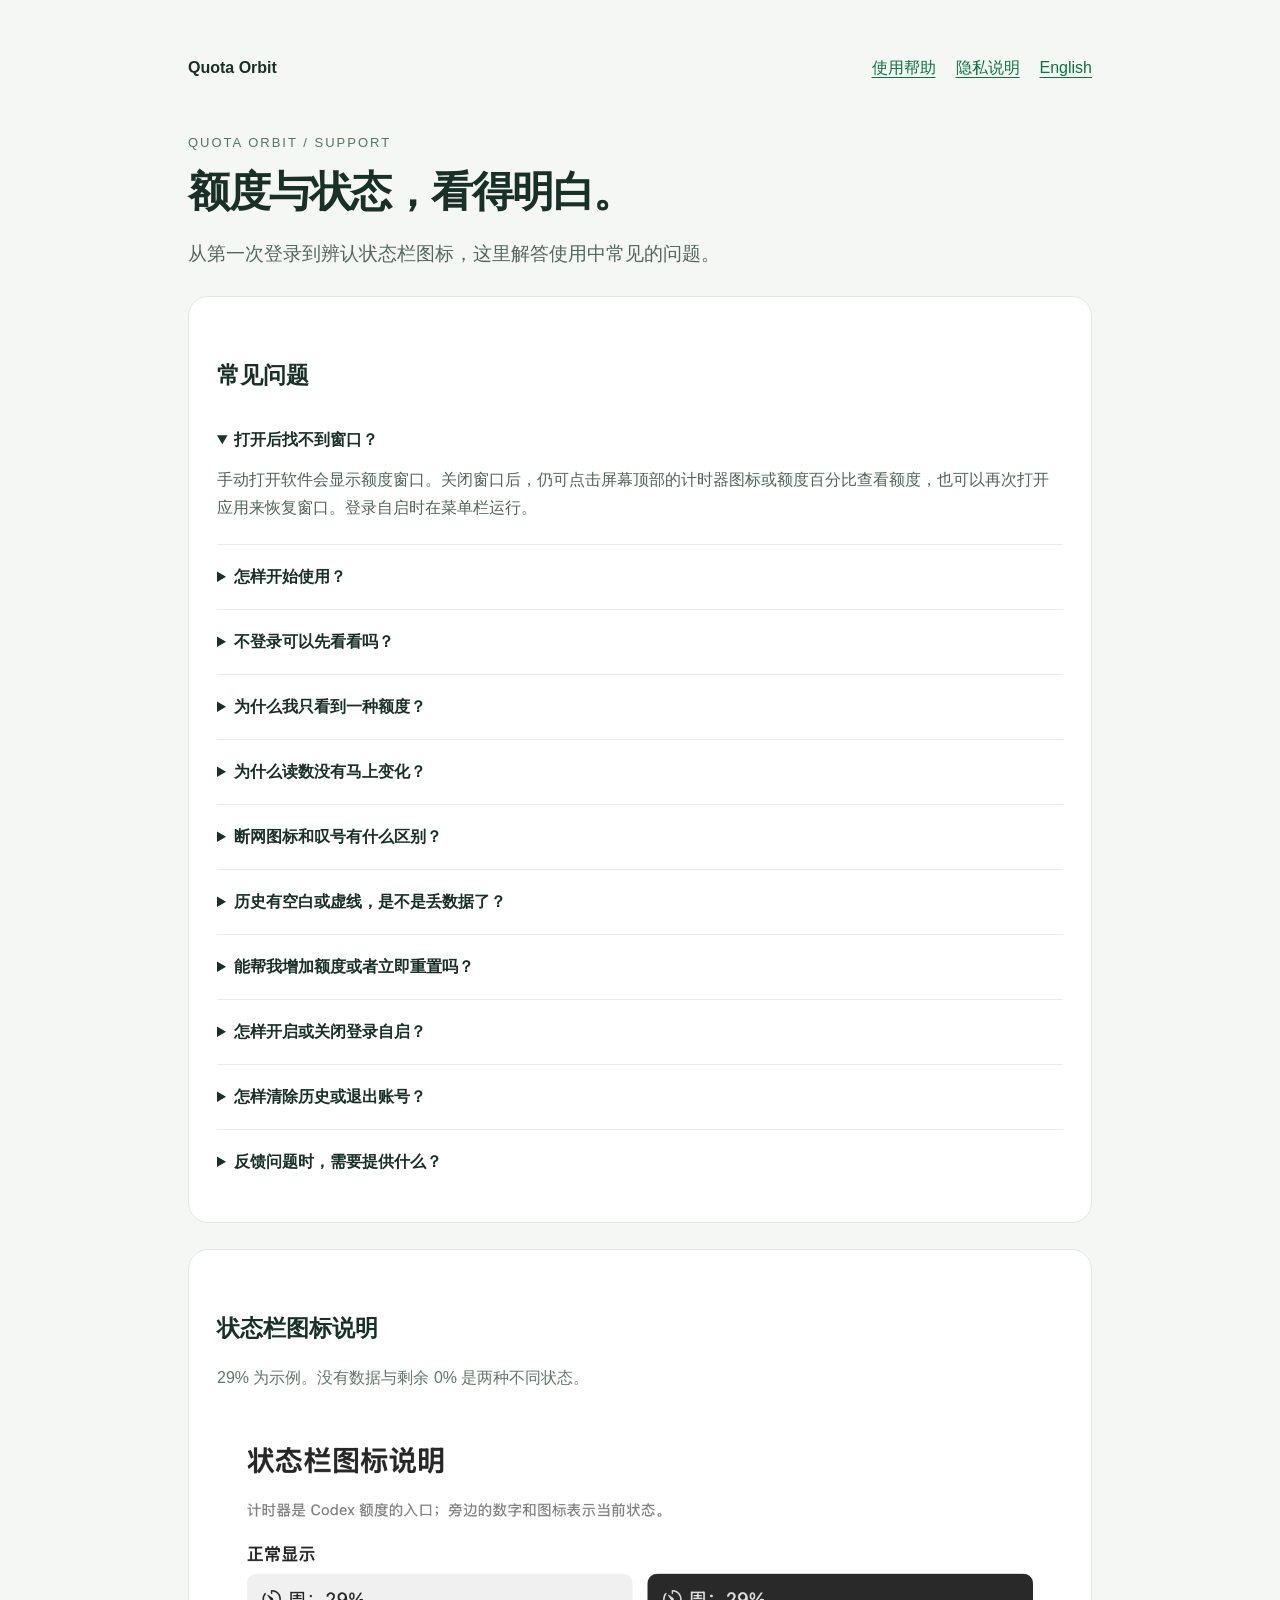
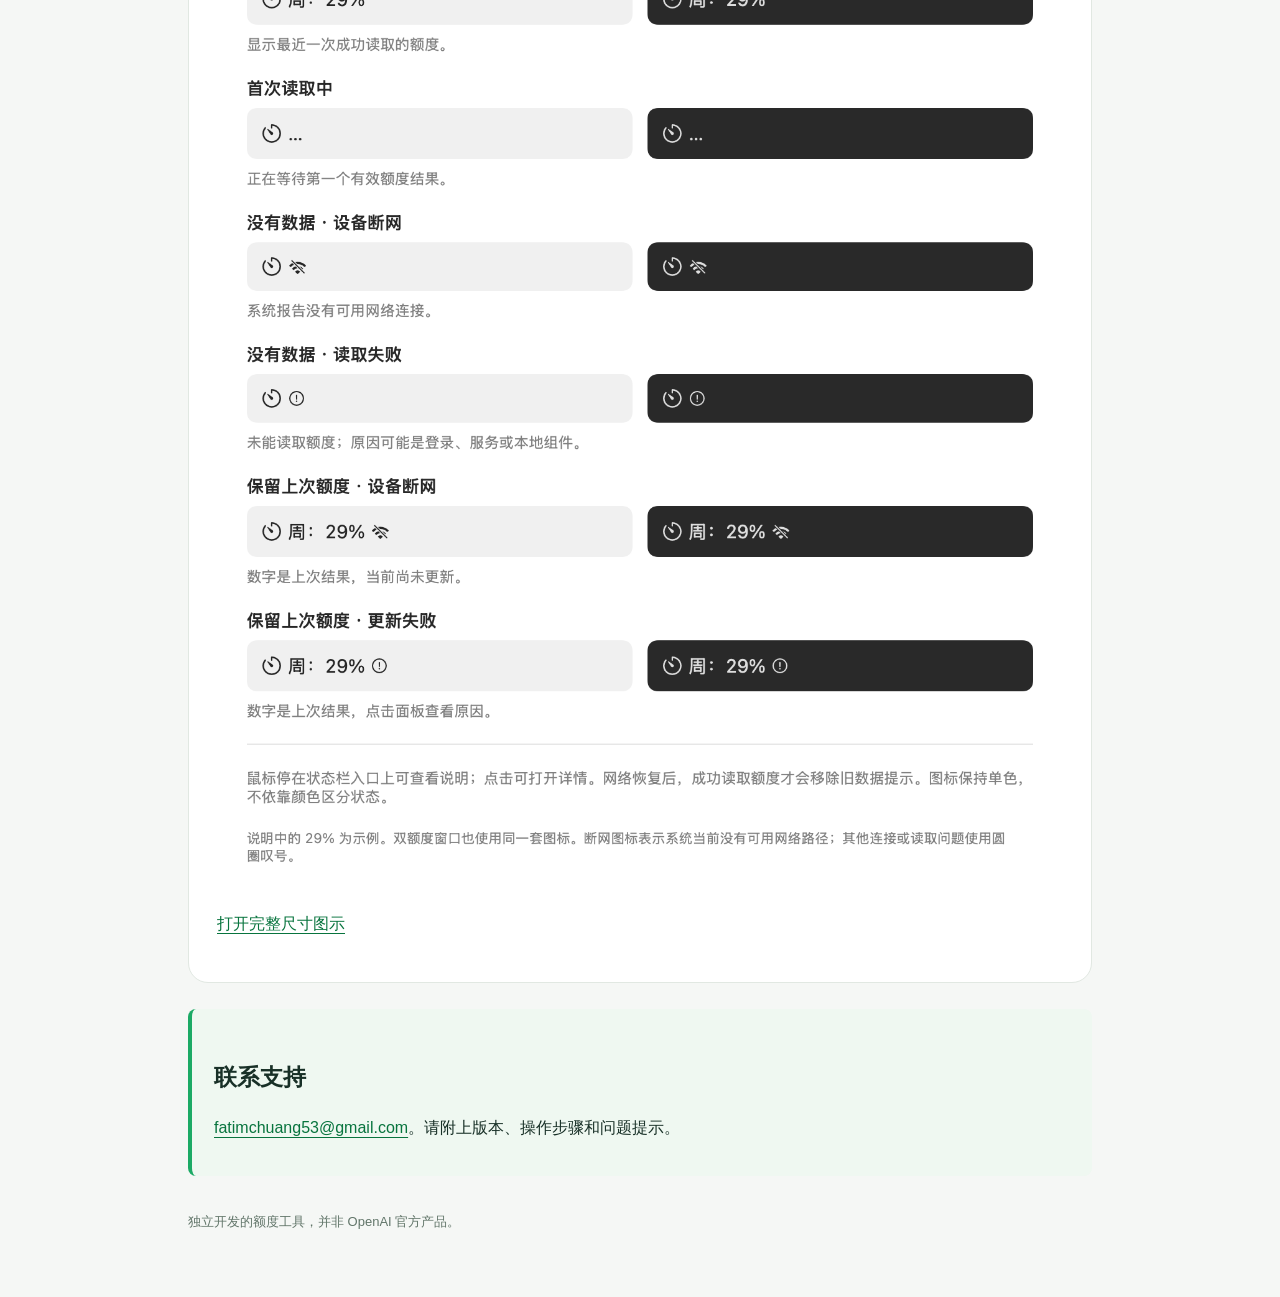
<file: index.html>
<!doctype html><html lang="zh-Hans"><head><meta charset="utf-8"><meta name="viewport" content="width=device-width,initial-scale=1"><title>使用帮助 · Quota Orbit</title><link rel="stylesheet" href="style.css"></head><body><main class="wrap"><nav class="nav" aria-label="页面导航"><span class="brand">Quota Orbit</span><div class="links"><a href="index.html">使用帮助</a><a href="privacy.html">隐私说明</a><a href="en.html" lang="en">English</a></div></nav><div class="eyebrow">QUOTA ORBIT / SUPPORT</div><h1>额度与状态，看得明白。</h1><p class="lead">从第一次登录到辨认状态栏图标，这里解答使用中常见的问题。</p><section class="card"><h2>常见问题</h2><details open><summary>打开后找不到窗口？</summary><p>手动打开软件会显示额度窗口。关闭窗口后，仍可点击屏幕顶部的计时器图标或额度百分比查看额度，也可以再次打开应用来恢复窗口。登录自启时在菜单栏运行。</p></details><details><summary>怎样开始使用？</summary><p>点击“使用 ChatGPT 登录”，在 OpenAI 官方网页完成登录后返回软件。需要可访问 Codex 的账号，不用另装 Codex 客户端。首次读取可能需要一些时间。</p></details><details><summary>不登录可以先看看吗？</summary><p>可以。未登录面板点击“查看演示”；已登录时从“更多”进入。演示会标注“样例数据”，提供单窗口与双窗口示例。点击“返回登录”或“返回我的额度”结束演示。</p></details><details><summary>为什么我只看到一种额度？</summary><p>软件按账号实际返回的信息显示。只返回一个窗口时，不会补出另一个窗口。切换“6 小时／24 小时／7 天”改变的是历史查看范围，不改变账号的额度规则。</p></details><details><summary>为什么读数没有马上变化？</summary><p>软件自动刷新，也可以点击“刷新”。它不是逐秒同步的用量计费工具。出现异常标记时，百分比可能是上次成功的结果；把鼠标停在菜单栏入口，可查看最近成功读取时间。</p></details><details><summary>断网图标和叹号有什么区别？</summary><p>带斜杠的无线信号表示系统报告没有可用网络；圆圈叹号表示读取失败，可能涉及登录、服务、代理连接或本地组件。叹号不一定代表断网。请打开面板查看具体提示。</p></details><details><summary>历史有空白或虚线，是不是丢数据了？</summary><p>历史只包含本机已记录的样本。软件未运行、休眠或没有成功读取时，无法补回完整历史。虚线用于连接部分不连续的读数，不表示软件已经确认发生额度重置。曲线经过平滑处理，适合观察趋势。</p></details><details><summary>能帮我增加额度或者立即重置吗？</summary><p>不能。软件只查看服务返回的额度与重置时间，不提供购买额度或立即重置功能。</p></details><details><summary>怎样开启或关闭登录自启？</summary><p>打开“更多”，调整“登录时自动启动”。首次提示需要你自己选择开启。如果 macOS 要求批准，请按软件提示打开系统设置。关闭后，软件不会自行重新开启。</p></details><details><summary>怎样清除历史或退出账号？</summary><p>在“更多”里选择“清除历史”并确认，只清除曲线记录。选择“退出账号”并确认，成功退出后会清除本应用登录状态及曲线历史；不等于删除所有组件缓存，也不影响其他 Codex 应用的登录。</p></details><details><summary>反馈问题时，需要提供什么？</summary><p>请提供软件版本、macOS 版本、发生时间、操作步骤和面板提示。截图前遮住邮箱等个人信息；不要发送密码、验证码、登录凭据文件或完整认证日志。</p></details></section><section class="card"><h2>状态栏图标说明</h2><p class="muted">29% 为示例。没有数据与剩余 0% 是两种不同状态。</p><img src="status-bar-icons-zh.png" alt="等待、断网、读取异常和保留旧额度等状态的浅色与深色图示"><p><a href="status-bar-icons-zh.png">打开完整尺寸图示</a></p></section><section class="contact" id="contact"><h2>联系支持</h2><p><a href="mailto:fatimchuang53@gmail.com">fatimchuang53@gmail.com</a>。请附上版本、操作步骤和问题提示。</p></section><footer>独立开发的额度工具，并非 OpenAI 官方产品。</footer></main></body></html>
</file>
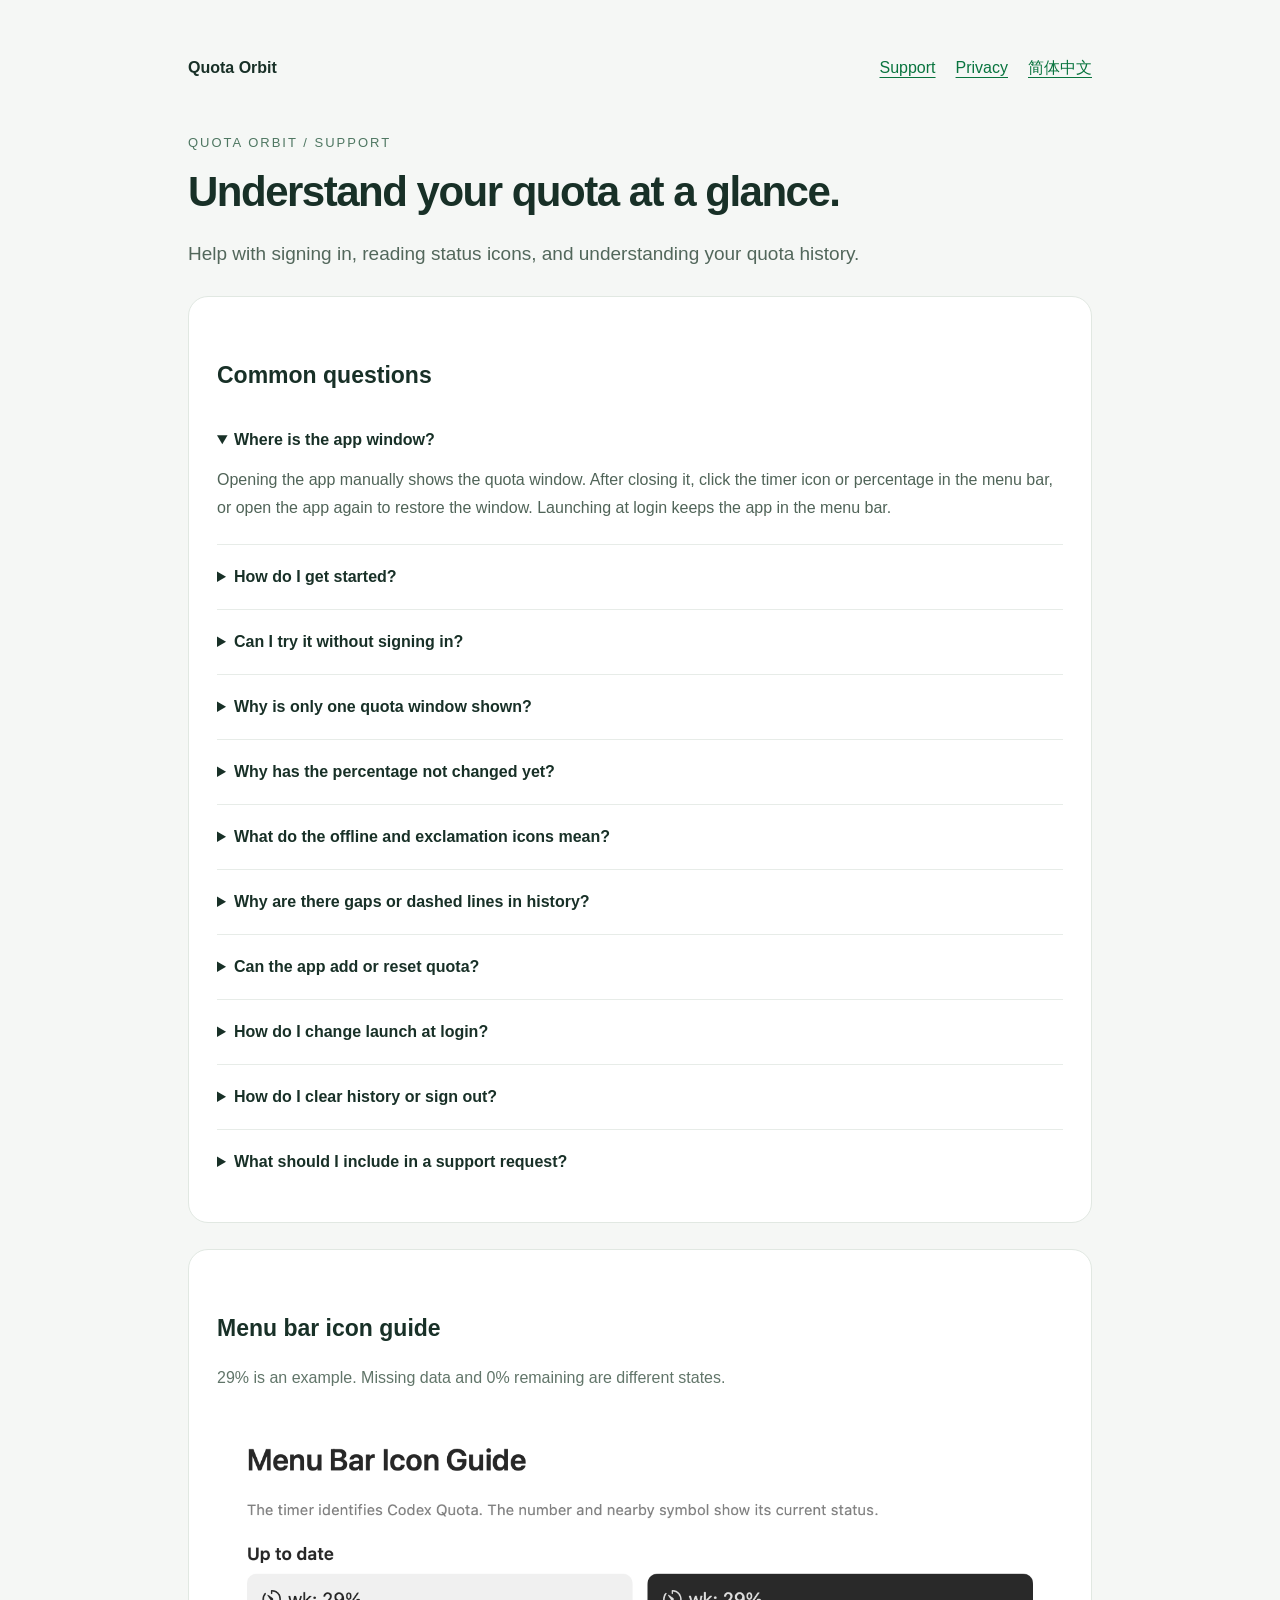
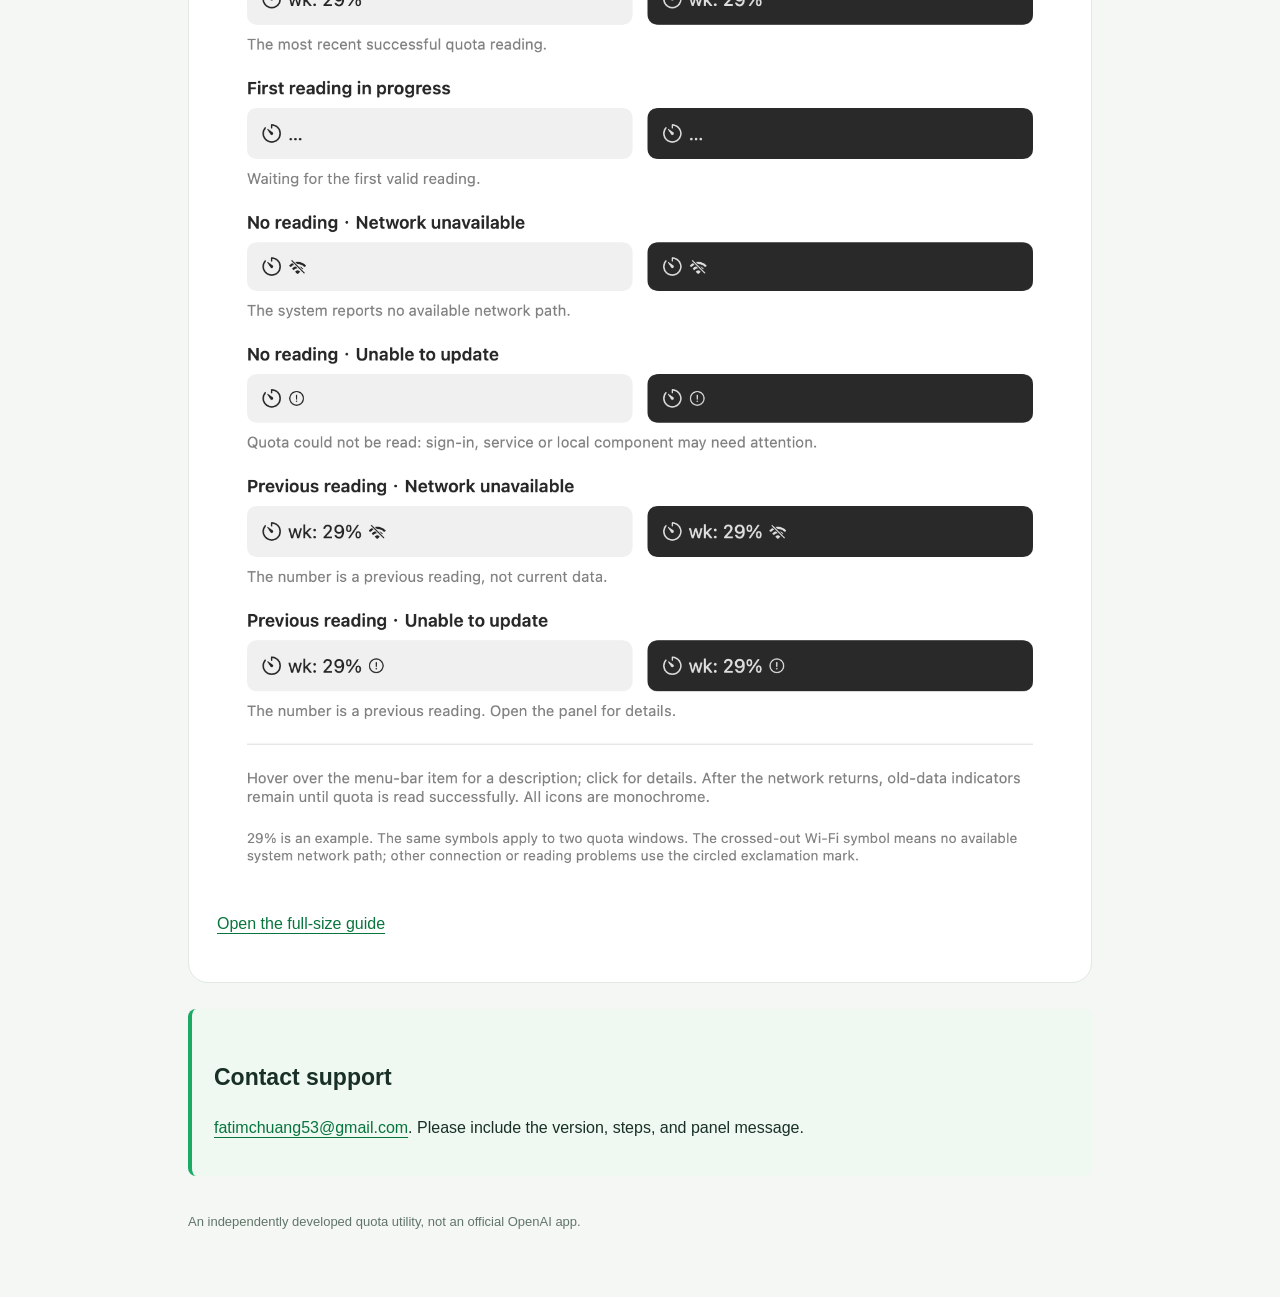
<file: en.html>
<!doctype html><html lang="en"><head><meta charset="utf-8"><meta name="viewport" content="width=device-width,initial-scale=1"><title>Support · Quota Orbit</title><link rel="stylesheet" href="style.css"></head><body><main class="wrap"><nav class="nav" aria-label="Page navigation"><span class="brand">Quota Orbit</span><div class="links"><a href="en.html">Support</a><a href="privacy-en.html">Privacy</a><a href="index.html" lang="zh-Hans">简体中文</a></div></nav><div class="eyebrow">QUOTA ORBIT / SUPPORT</div><h1>Understand your quota at a glance.</h1><p class="lead">Help with signing in, reading status icons, and understanding your quota history.</p><section class="card"><h2>Common questions</h2><details open><summary>Where is the app window?</summary><p>Opening the app manually shows the quota window. After closing it, click the timer icon or percentage in the menu bar, or open the app again to restore the window. Launching at login keeps the app in the menu bar.</p></details><details><summary>How do I get started?</summary><p>Choose “Sign in with ChatGPT” and complete sign-in on the official OpenAI website. You need an account with Codex access. No separate Codex installation is required. Allow time for the first reading.</p></details><details><summary>Can I try it without signing in?</summary><p>Choose “Explore demo” on the signed-out panel, or under More when signed in. The demo is labeled “Sample data” and includes one-window and two-window examples. Choose “Back to sign in” or “Back to my quota” to leave.</p></details><details><summary>Why is only one quota window shown?</summary><p>The app displays the windows returned for your account. It does not invent a missing window. The 6-hour, 24-hour, and 7-day controls change the history range, not your account limits.</p></details><details><summary>Why has the percentage not changed yet?</summary><p>Readings refresh automatically; you can also choose Refresh. This is not a second-by-second billing meter. A warning beside a percentage means it may be a previous reading. Hover over the menu bar item for the last successful reading time.</p></details><details><summary>What do the offline and exclamation icons mean?</summary><p>Crossed-out Wi-Fi means the system reports no usable network connection. A circled exclamation mark means a read failed and may involve sign-in, the service, a proxy connection, or the local component. Open the panel for details.</p></details><details><summary>Why are there gaps or dashed lines in history?</summary><p>History contains readings recorded on this Mac. Periods when the app was not running, the Mac was asleep, or reads failed cannot be reconstructed. Dashed links connect some discontinuous readings; they do not confirm that quota was reset. Smoothing makes the chart useful for observing trends.</p></details><details><summary>Can the app add or reset quota?</summary><p>No. It displays quota and reset times returned by the service. It does not sell quota or trigger a reset.</p></details><details><summary>How do I change launch at login?</summary><p>Open More and change “Launch at login”. You choose whether to enable it. If macOS requires approval, follow the prompt to System Settings. The app does not silently turn it back on after you disable it.</p></details><details><summary>How do I clear history or sign out?</summary><p>Choose “Clear” in More and confirm to remove chart records. Choose Sign out and confirm to clear this app’s sign-in state and chart history after a successful sign-out. This does not erase every component cache or sign you out of other Codex apps.</p></details><details><summary>What should I include in a support request?</summary><p>Include the app version, macOS version, time, steps, and panel message. Hide your email address and other personal details in screenshots. Do not send passwords, verification codes, credential files, or full authentication logs.</p></details></section><section class="card"><h2>Menu bar icon guide</h2><p class="muted">29% is an example. Missing data and 0% remaining are different states.</p><img src="status-bar-icons-en.png" alt="Light and dark examples of waiting, offline, read error, and previous readings"><p><a href="status-bar-icons-en.png">Open the full-size guide</a></p></section><section class="contact" id="contact"><h2>Contact support</h2><p><a href="mailto:fatimchuang53@gmail.com">fatimchuang53@gmail.com</a>. Please include the version, steps, and panel message.</p></section><footer>An independently developed quota utility, not an official OpenAI app.</footer></main></body></html>
</file>
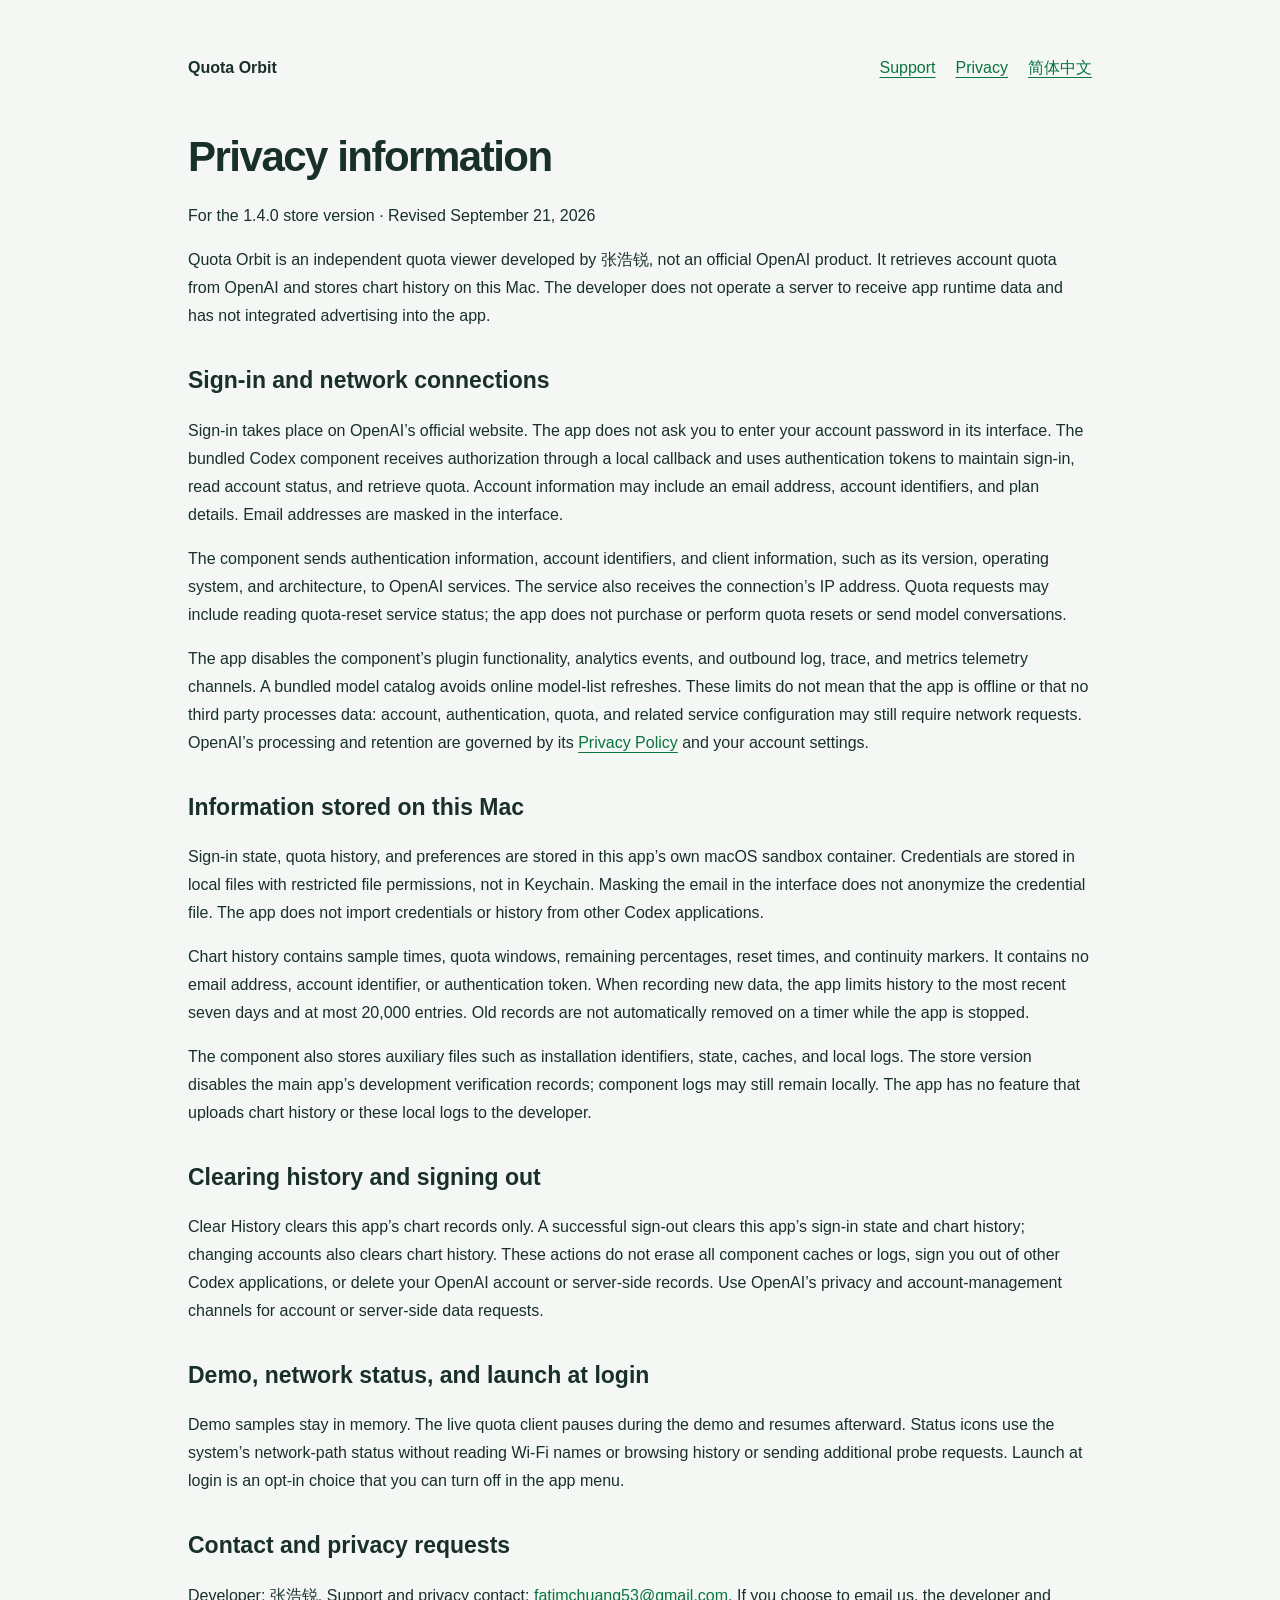
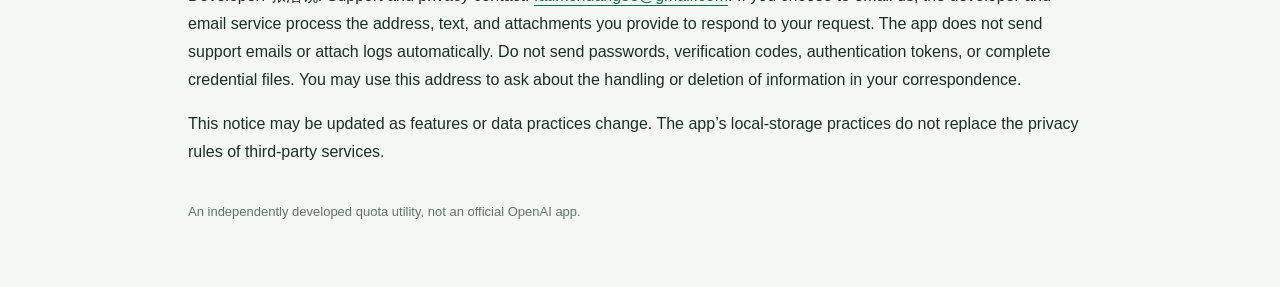
<file: privacy-en.html>
<!doctype html><html lang="en"><head><meta charset="utf-8"><meta name="viewport" content="width=device-width,initial-scale=1"><title>Privacy / Quota Orbit · Quota Orbit</title><link rel="stylesheet" href="style.css"></head><body><main class="wrap"><nav class="nav" aria-label="Page navigation"><span class="brand">Quota Orbit</span><div class="links"><a href="en.html">Support</a><a href="privacy-en.html">Privacy</a><a href="privacy.html" lang="zh-Hans">简体中文</a></div></nav>
<h1>Privacy information</h1>
<p class="meta">For the 1.4.0 store version · Revised September 21, 2026</p>
<div class="intro">Quota Orbit is an independent quota viewer developed by 张浩锐, not an official OpenAI product. It retrieves account quota from OpenAI and stores chart history on this Mac. The developer does not operate a server to receive app runtime data and has not integrated advertising into the app.</div>
<h2>Sign-in and network connections</h2>
<p>Sign-in takes place on OpenAI’s official website. The app does not ask you to enter your account password in its interface. The bundled Codex component receives authorization through a local callback and uses authentication tokens to maintain sign-in, read account status, and retrieve quota. Account information may include an email address, account identifiers, and plan details. Email addresses are masked in the interface.</p>
<p>The component sends authentication information, account identifiers, and client information, such as its version, operating system, and architecture, to OpenAI services. The service also receives the connection’s IP address. Quota requests may include reading quota-reset service status; the app does not purchase or perform quota resets or send model conversations.</p>
<p>The app disables the component’s plugin functionality, analytics events, and outbound log, trace, and metrics telemetry channels. A bundled model catalog avoids online model-list refreshes. These limits do not mean that the app is offline or that no third party processes data: account, authentication, quota, and related service configuration may still require network requests. OpenAI’s processing and retention are governed by its <a href="https://openai.com/policies/privacy-policy/">Privacy Policy</a> and your account settings.</p>
<h2>Information stored on this Mac</h2>
<p>Sign-in state, quota history, and preferences are stored in this app’s own macOS sandbox container. Credentials are stored in local files with restricted file permissions, not in Keychain. Masking the email in the interface does not anonymize the credential file. The app does not import credentials or history from other Codex applications.</p>
<p>Chart history contains sample times, quota windows, remaining percentages, reset times, and continuity markers. It contains no email address, account identifier, or authentication token. When recording new data, the app limits history to the most recent seven days and at most 20,000 entries. Old records are not automatically removed on a timer while the app is stopped.</p>
<p>The component also stores auxiliary files such as installation identifiers, state, caches, and local logs. The store version disables the main app’s development verification records; component logs may still remain locally. The app has no feature that uploads chart history or these local logs to the developer.</p>
<h2>Clearing history and signing out</h2>
<p>Clear History clears this app’s chart records only. A successful sign-out clears this app’s sign-in state and chart history; changing accounts also clears chart history. These actions do not erase all component caches or logs, sign you out of other Codex applications, or delete your OpenAI account or server-side records. Use OpenAI’s privacy and account-management channels for account or server-side data requests.</p>
<h2>Demo, network status, and launch at login</h2>
<p>Demo samples stay in memory. The live quota client pauses during the demo and resumes afterward. Status icons use the system’s network-path status without reading Wi-Fi names or browsing history or sending additional probe requests. Launch at login is an opt-in choice that you can turn off in the app menu.</p>
<h2>Contact and privacy requests</h2>
<p>Developer: 张浩锐. Support and privacy contact: <a href="mailto:fatimchuang53@gmail.com">fatimchuang53@gmail.com</a>. If you choose to email us, the developer and email service process the address, text, and attachments you provide to respond to your request. The app does not send support emails or attach logs automatically. Do not send passwords, verification codes, authentication tokens, or complete credential files. You may use this address to ask about the handling or deletion of information in your correspondence.</p>
<p>This notice may be updated as features or data practices change. The app’s local-storage practices do not replace the privacy rules of third-party services.</p>
<footer>An independently developed quota utility, not an official OpenAI app.</footer></main></body></html>
</file>
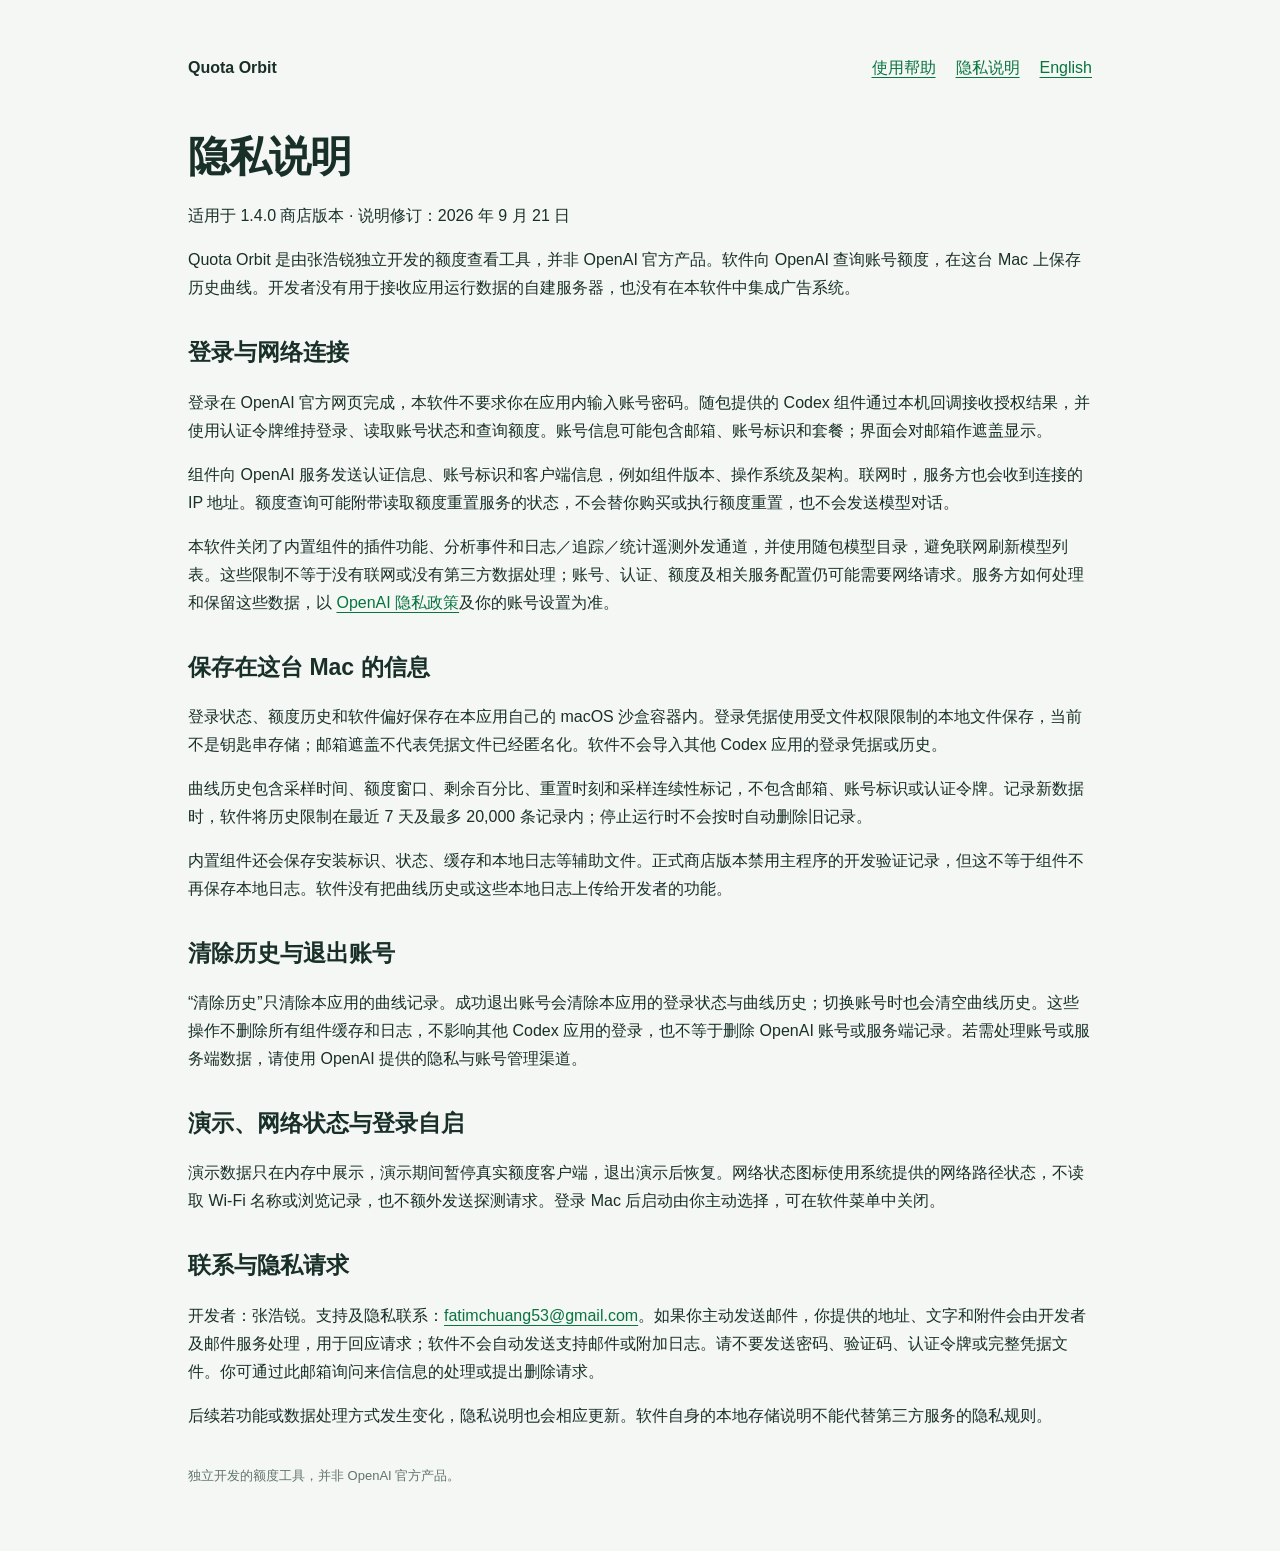
<file: privacy.html>
<!doctype html><html lang="zh-Hans"><head><meta charset="utf-8"><meta name="viewport" content="width=device-width,initial-scale=1"><title>Privacy / Quota Orbit · Quota Orbit</title><link rel="stylesheet" href="style.css"></head><body><main class="wrap"><nav class="nav" aria-label="页面导航"><span class="brand">Quota Orbit</span><div class="links"><a href="index.html">使用帮助</a><a href="privacy.html">隐私说明</a><a href="privacy-en.html" lang="en">English</a></div></nav>
<h1>隐私说明</h1>
<p class="meta">适用于 1.4.0 商店版本 · 说明修订：2026 年 9 月 21 日</p>
<div class="intro">Quota Orbit 是由张浩锐独立开发的额度查看工具，并非 OpenAI 官方产品。软件向 OpenAI 查询账号额度，在这台 Mac 上保存历史曲线。开发者没有用于接收应用运行数据的自建服务器，也没有在本软件中集成广告系统。</div>
<h2>登录与网络连接</h2>
<p>登录在 OpenAI 官方网页完成，本软件不要求你在应用内输入账号密码。随包提供的 Codex 组件通过本机回调接收授权结果，并使用认证令牌维持登录、读取账号状态和查询额度。账号信息可能包含邮箱、账号标识和套餐；界面会对邮箱作遮盖显示。</p>
<p>组件向 OpenAI 服务发送认证信息、账号标识和客户端信息，例如组件版本、操作系统及架构。联网时，服务方也会收到连接的 IP 地址。额度查询可能附带读取额度重置服务的状态，不会替你购买或执行额度重置，也不会发送模型对话。</p>
<p>本软件关闭了内置组件的插件功能、分析事件和日志／追踪／统计遥测外发通道，并使用随包模型目录，避免联网刷新模型列表。这些限制不等于没有联网或没有第三方数据处理；账号、认证、额度及相关服务配置仍可能需要网络请求。服务方如何处理和保留这些数据，以 <a href="https://openai.com/policies/privacy-policy/">OpenAI 隐私政策</a>及你的账号设置为准。</p>
<h2>保存在这台 Mac 的信息</h2>
<p>登录状态、额度历史和软件偏好保存在本应用自己的 macOS 沙盒容器内。登录凭据使用受文件权限限制的本地文件保存，当前不是钥匙串存储；邮箱遮盖不代表凭据文件已经匿名化。软件不会导入其他 Codex 应用的登录凭据或历史。</p>
<p>曲线历史包含采样时间、额度窗口、剩余百分比、重置时刻和采样连续性标记，不包含邮箱、账号标识或认证令牌。记录新数据时，软件将历史限制在最近 7 天及最多 20,000 条记录内；停止运行时不会按时自动删除旧记录。</p>
<p>内置组件还会保存安装标识、状态、缓存和本地日志等辅助文件。正式商店版本禁用主程序的开发验证记录，但这不等于组件不再保存本地日志。软件没有把曲线历史或这些本地日志上传给开发者的功能。</p>
<h2>清除历史与退出账号</h2>
<p>“清除历史”只清除本应用的曲线记录。成功退出账号会清除本应用的登录状态与曲线历史；切换账号时也会清空曲线历史。这些操作不删除所有组件缓存和日志，不影响其他 Codex 应用的登录，也不等于删除 OpenAI 账号或服务端记录。若需处理账号或服务端数据，请使用 OpenAI 提供的隐私与账号管理渠道。</p>
<h2>演示、网络状态与登录自启</h2>
<p>演示数据只在内存中展示，演示期间暂停真实额度客户端，退出演示后恢复。网络状态图标使用系统提供的网络路径状态，不读取 Wi-Fi 名称或浏览记录，也不额外发送探测请求。登录 Mac 后启动由你主动选择，可在软件菜单中关闭。</p>
<h2>联系与隐私请求</h2>
<p>开发者：张浩锐。支持及隐私联系：<a href="mailto:fatimchuang53@gmail.com">fatimchuang53@gmail.com</a>。如果你主动发送邮件，你提供的地址、文字和附件会由开发者及邮件服务处理，用于回应请求；软件不会自动发送支持邮件或附加日志。请不要发送密码、验证码、认证令牌或完整凭据文件。你可通过此邮箱询问来信信息的处理或提出删除请求。</p>
<p>后续若功能或数据处理方式发生变化，隐私说明也会相应更新。软件自身的本地存储说明不能代替第三方服务的隐私规则。</p>
<footer>独立开发的额度工具，并非 OpenAI 官方产品。</footer></main></body></html>
</file>
<file: style.css>
*{box-sizing:border-box}html{scroll-behavior:smooth}body{margin:0;background:#f5f7f5;color:#183027;font:16px/1.75 -apple-system,BlinkMacSystemFont,"Segoe UI",sans-serif}a{color:#08743e;text-underline-offset:4px}a:focus-visible,summary:focus-visible{outline:3px solid #168e59;outline-offset:5px}.wrap{max-width:960px;margin:auto;padding:28px 28px 64px}.draft{padding:10px 18px;border:1px solid #e0cfaa;background:#fff8e9;color:#735518;border-radius:12px;font-size:13px}.nav{display:flex;justify-content:space-between;gap:20px;flex-wrap:wrap;margin:26px 0 50px}.brand{font-weight:700}.links{display:flex;gap:20px;flex-wrap:wrap}h1{font-size:42px;letter-spacing:-1.5px;line-height:1.2;margin:12px 0 20px}h2{font-size:23px;margin:30px 0 12px}h3{font-size:18px}.eyebrow{font-size:13px;color:#4f7762;letter-spacing:2px}.lead{font-size:19px;color:#52675b;max-width:690px}.card{margin:26px 0;padding:28px;background:white;border:1px solid #e1e8e2;border-radius:20px}.muted{color:#617569}details{border-bottom:1px solid #e7ece8;padding:18px 0}details:last-child{border:0}summary{cursor:pointer;font-weight:600;padding-right:10px}details p{margin:12px 0 4px;color:#506458}img{display:block;width:100%;height:auto;border-radius:12px;margin-top:20px}footer{margin-top:35px;font-size:13px;color:#617569}.contact{border-left:4px solid #1baa65;background:#eff8f1;padding:18px 22px;border-radius:8px}p{overflow-wrap:anywhere}@media(max-width:600px){.wrap{padding:18px 18px 40px}h1{font-size:33px}.card{padding:20px}.nav{margin-bottom:35px}.lead{font-size:17px}}@media(prefers-reduced-motion:reduce){html{scroll-behavior:auto}}
</file>
